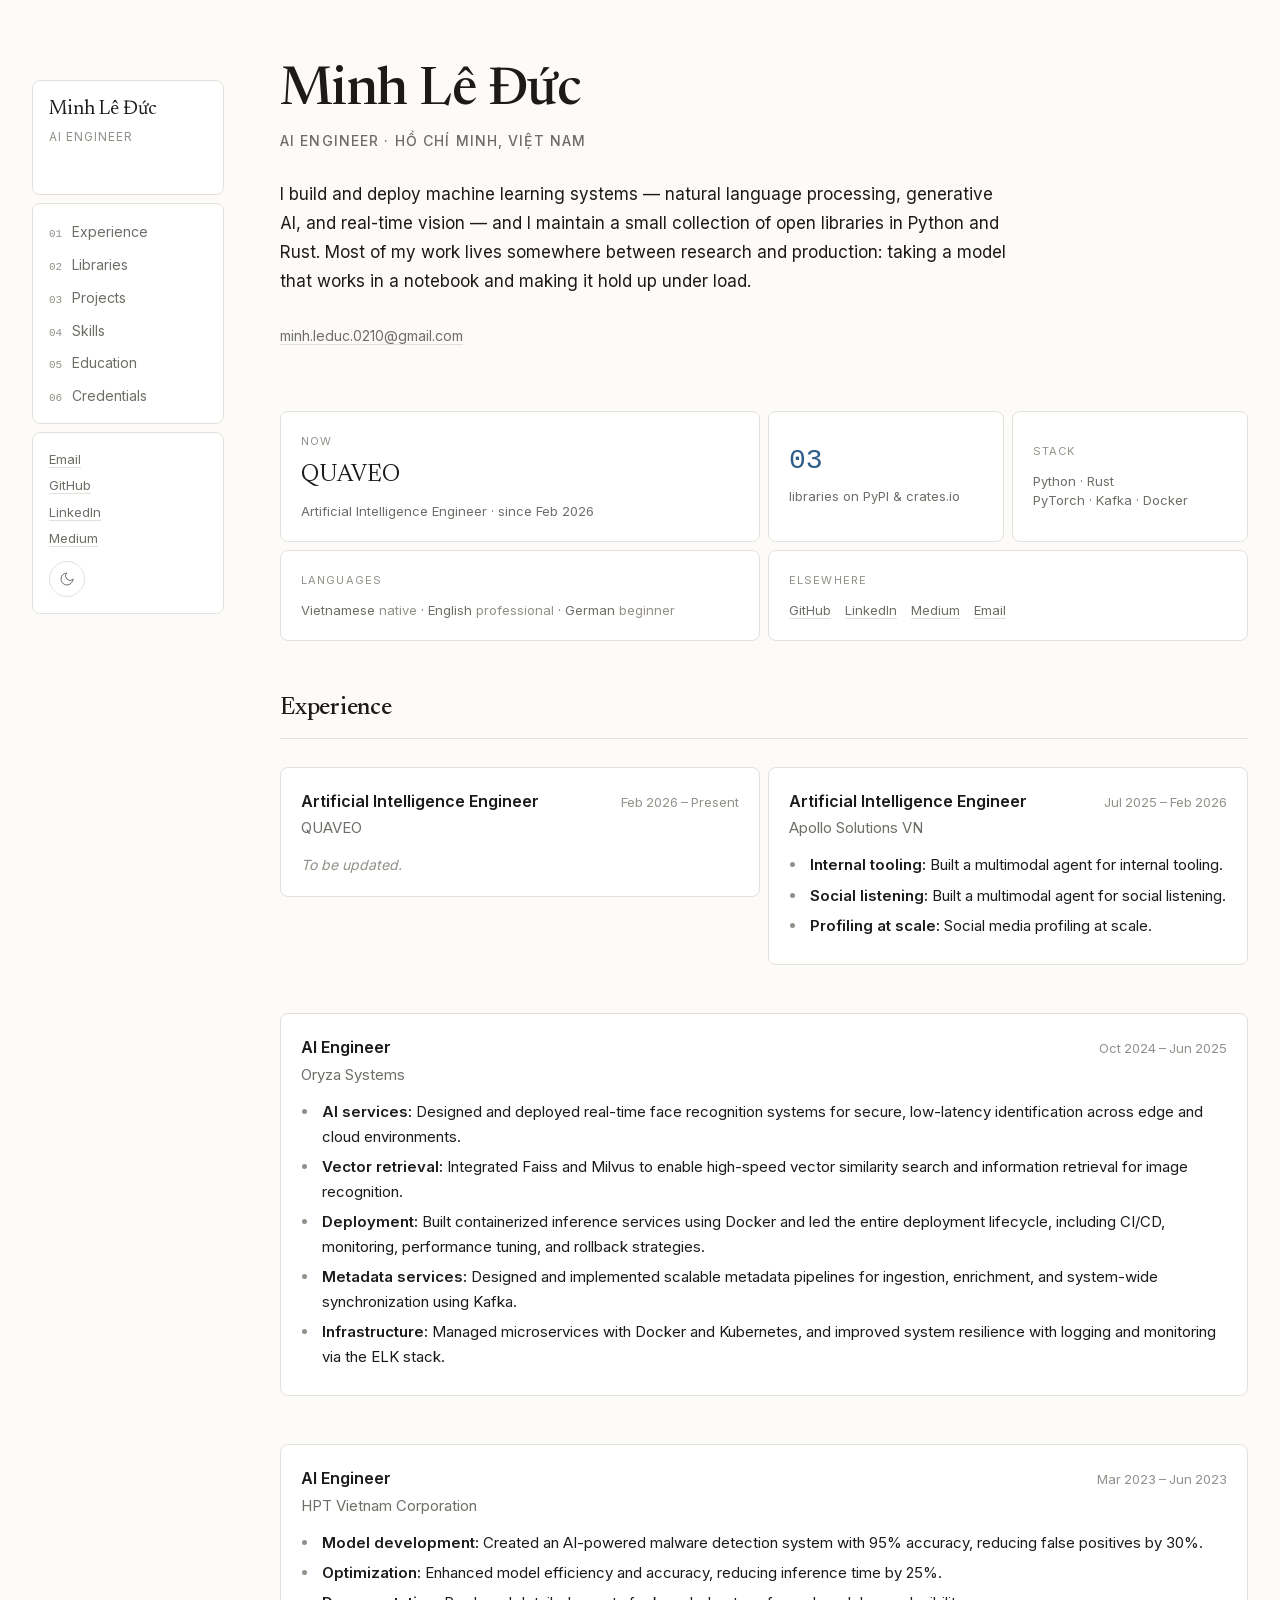
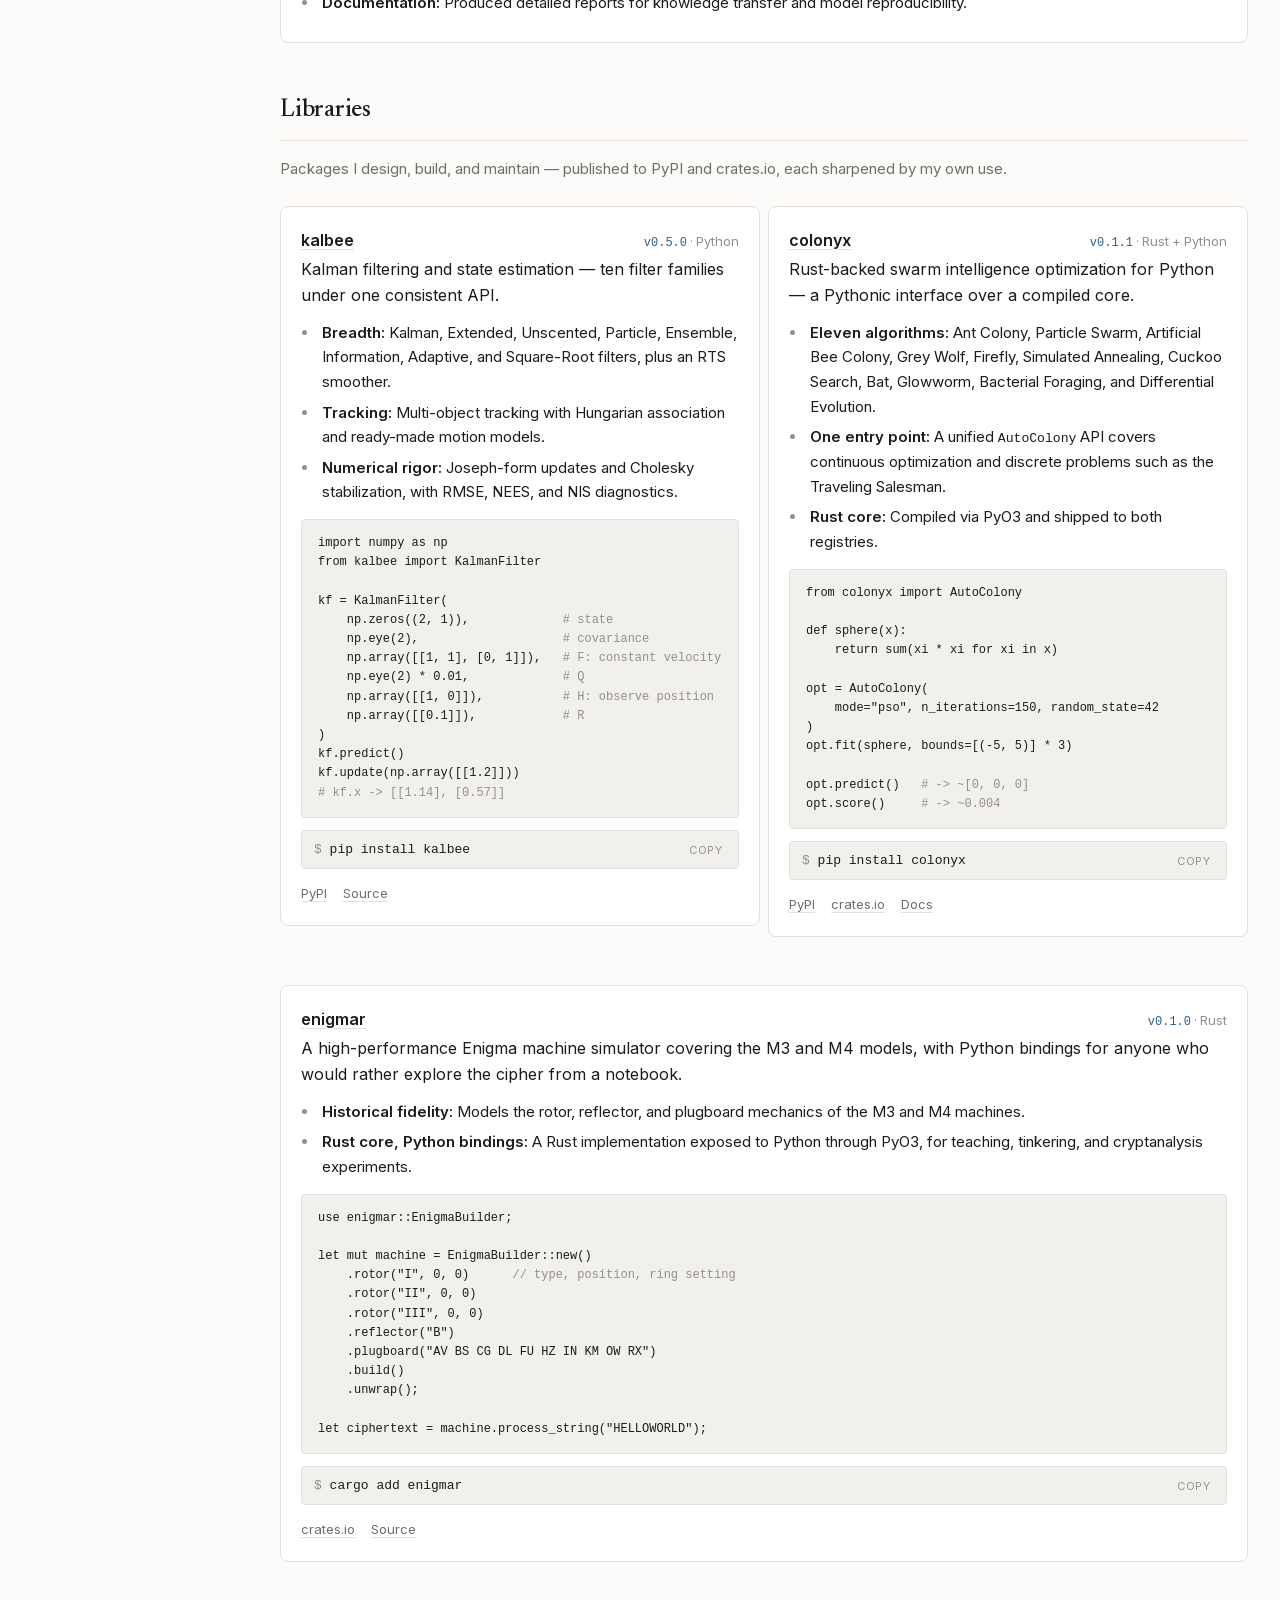
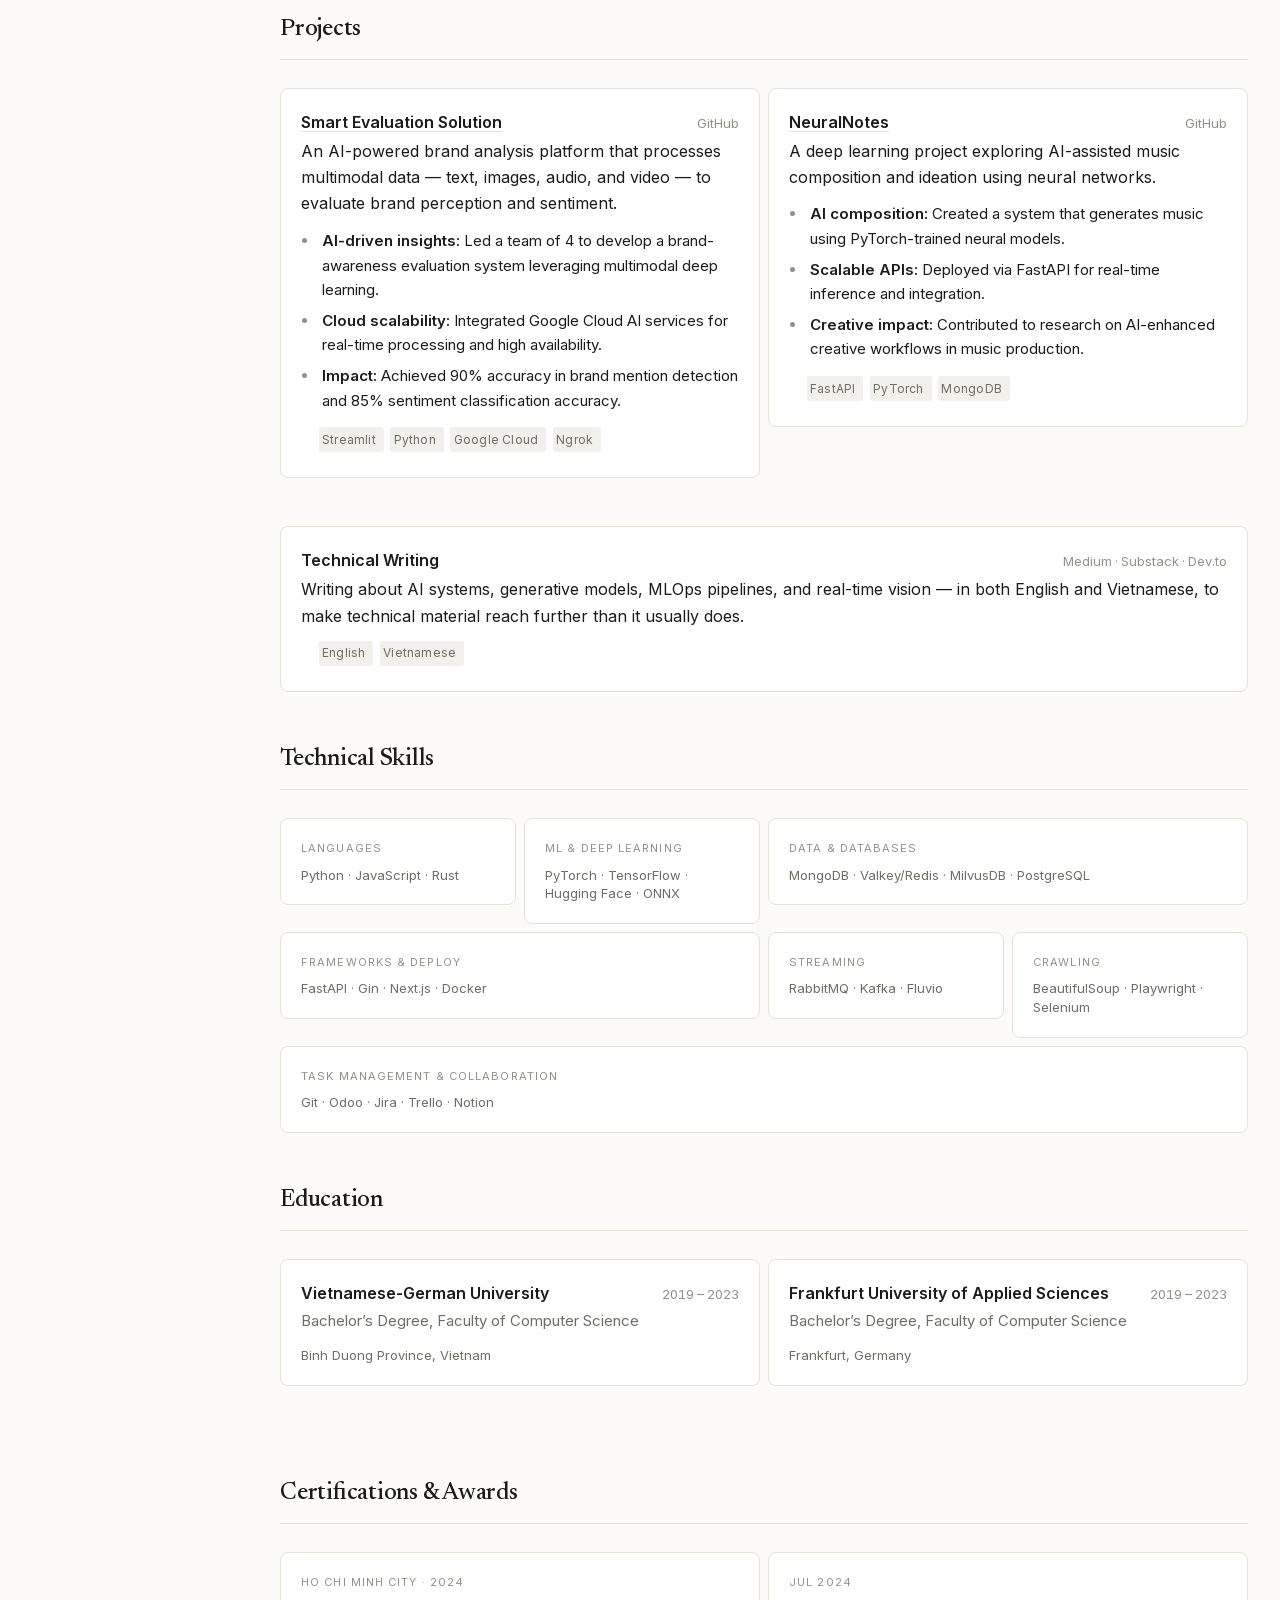
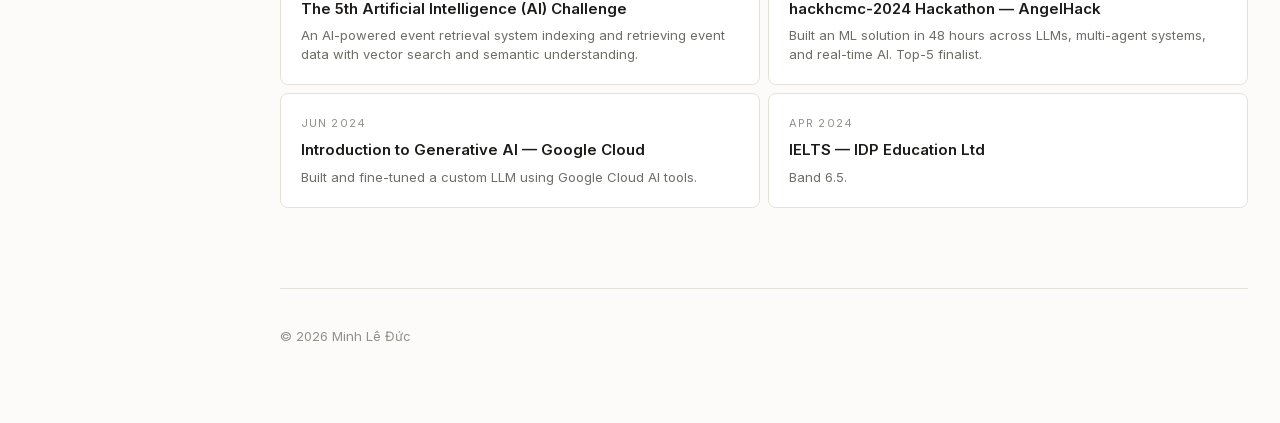
<file: index.html>
<!DOCTYPE html>
<html lang="en">
<head>
  <meta charset="UTF-8">
  <meta name="viewport" content="width=device-width, initial-scale=1.0">

  <title>Minh Lê Đức — AI Engineer</title>
  <meta name="description" content="Minh Lê Đức — AI Engineer working on NLP, generative AI, and libraries in Python and Rust.">

  <meta property="og:type" content="profile">
  <meta property="og:title" content="Minh Lê Đức — AI Engineer">
  <meta property="og:description" content="Minh Lê Đức — AI Engineer working on NLP, generative AI, and libraries in Python and Rust.">
  <meta property="og:url" content="https:&#x2F;&#x2F;minlee0210.github.io">
  <meta name="twitter:card" content="summary">
  <link rel="canonical" href="https:&#x2F;&#x2F;minlee0210.github.io">

  <link rel="icon" href="data:image/svg+xml,<svg xmlns='http://www.w3.org/2000/svg' viewBox='0 0 32 32'><text y='26' font-size='28' font-family='Georgia,serif'>M</text></svg>">

  <!-- Fonts are self-hosted; unicode-range means only the needed subsets load. -->
  <link rel="preload" href="https://minlee0210.github.io/fonts/inter-latin.woff2" as="font" type="font/woff2" crossorigin>
  <link rel="preload" href="https://minlee0210.github.io/fonts/newsreader-latin.woff2" as="font" type="font/woff2" crossorigin>
  <link rel="stylesheet" href="https://minlee0210.github.io/css/fonts.css">
  <link rel="stylesheet" href="https://minlee0210.github.io/css/style.css">

  <script>
    // Set the theme before first paint so dark mode never flashes white.
    (function () {
      var saved = localStorage.getItem('theme');
      var dark = saved === null
        ? window.matchMedia('(prefers-color-scheme: dark)').matches
        : saved === 'dark';
      if (dark) document.documentElement.classList.add('dark');
    })();
  </script>
</head>

<body>
  <a class="skip" href="#main">Skip to content</a>

  <div class="shell">
    <aside class="rail">
      <div class="rail-inner">
        <div class="rail-box rail-id">
          <p class="rail-name">Minh Lê Đức</p>
          <p class="rail-role">AI Engineer</p>
        </div>

        <nav class="rail-box nav" aria-label="Sections">
          <a href="#experience"><span class="nav-num">01</span> Experience</a>
          <a href="#libraries"><span class="nav-num">02</span> Libraries</a>
          <a href="#projects"><span class="nav-num">03</span> Projects</a>
          <a href="#skills"><span class="nav-num">04</span> Skills</a>
          <a href="#education"><span class="nav-num">05</span> Education</a>
          <a href="#credentials"><span class="nav-num">06</span> Credentials</a>
        </nav>

        <div class="rail-box rail-foot">
          <ul class="rail-links">
            <li><a href="mailto:minh.leduc.0210@gmail.com">Email</a></li>
            <li><a href="https://github.com/MinLee0210">GitHub</a></li>
            <li><a href="https://www.linkedin.com/in/minhle007/">LinkedIn</a></li>
            <li><a href="https://medium.com/@minhle_0210">Medium</a></li>
          </ul>

          <button id="theme-toggle" class="toggle" type="button" aria-label="Switch theme" aria-pressed="false">
            <svg id="theme-icon" viewBox="0 0 24 24" aria-hidden="true">
              <path d="M21 12.8A9 9 0 1111.2 3a7 7 0 009.8 9.8z" />
            </svg>
          </button>
        </div>
      </div>
    </aside>

    <main class="main" id="main">
      <header class="masthead">
  <h1>Minh Lê Đức</h1>
  <p class="role">AI Engineer · Hồ Chí Minh, Việt Nam</p>

  <p class="bio">
    I build and deploy machine learning systems — natural language processing, generative AI,
    and real-time vision — and I maintain a small collection of open libraries in Python and Rust.
    Most of my work lives somewhere between research and production: taking a model that works in
    a notebook and making it hold up under load.
  </p>

  <ul class="contact">
    <li><a href="mailto:minh.leduc.0210@gmail.com">minh.leduc.0210@gmail.com</a></li>
  </ul>
</header>

      <section class="bento glance" aria-label="At a glance">
  <div class="tile span-2 tile-now">
    <p class="tile-key">Now</p>
    <p class="tile-lead">QUAVEO</p>
    <p class="tile-sub">Artificial Intelligence Engineer · since Feb 2026</p>
  </div>

  <a class="tile span-1 tile-count" href="#libraries">
    <p class="tile-num">03</p>
    <p class="tile-sub">libraries on PyPI &amp; crates.io</p>
  </a>

  <div class="tile span-1 tile-stack">
    <p class="tile-key">Stack</p>
    <p class="tile-sub">Python · Rust<br>PyTorch · Kafka · Docker</p>
  </div>

  <div class="tile span-2 tile-langs">
    <p class="tile-key">Languages</p>
    <p class="tile-sub">
      Vietnamese <span class="dim">native</span> ·
      English <span class="dim">professional</span> ·
      German <span class="dim">beginner</span>
    </p>
  </div>

  <div class="tile span-2 tile-elsewhere">
    <p class="tile-key">Elsewhere</p>
    <p class="tile-sub tile-links">
      <a href="https://github.com/MinLee0210">GitHub</a>
      <a href="https://www.linkedin.com/in/minhle007/">LinkedIn</a>
      <a href="https://medium.com/@minhle_0210">Medium</a>
      <a href="mailto:minh.leduc.0210@gmail.com">Email</a>
    </p>
  </div>
</section>


      <section class="section" id="experience">
  <h2>Experience</h2>

  <div class="bento">
    <article class="tile entry span-2">
      <div class="entry-head">
        <h3>Artificial Intelligence Engineer</h3>
        <span class="meta">Feb 2026 – Present</span>
      </div>
      <p class="org">QUAVEO</p>
      <p class="placeholder">To be updated.</p>
    </article>

    <article class="tile entry span-2">
      <div class="entry-head">
        <h3>Artificial Intelligence Engineer</h3>
        <span class="meta">Jul 2025 – Feb 2026</span>
      </div>
      <p class="org">Apollo Solutions VN</p>
      <ul>
        <li><strong>Internal tooling:</strong> Built a multimodal agent for internal tooling.</li>
        <li><strong>Social listening:</strong> Built a multimodal agent for social listening.</li>
        <li><strong>Profiling at scale:</strong> Social media profiling at scale.</li>
      </ul>
    </article>

    <article class="tile entry span-4">
      <div class="entry-head">
        <h3>AI Engineer</h3>
        <span class="meta">Oct 2024 – Jun 2025</span>
      </div>
      <p class="org">Oryza Systems</p>
      <ul>
        <li><strong>AI services:</strong> Designed and deployed real-time face recognition systems for secure, low-latency identification across edge and cloud environments.</li>
        <li><strong>Vector retrieval:</strong> Integrated Faiss and Milvus to enable high-speed vector similarity search and information retrieval for image recognition.</li>
        <li><strong>Deployment:</strong> Built containerized inference services using Docker and led the entire deployment lifecycle, including CI/CD, monitoring, performance tuning, and rollback strategies.</li>
        <li><strong>Metadata services:</strong> Designed and implemented scalable metadata pipelines for ingestion, enrichment, and system-wide synchronization using Kafka.</li>
        <li><strong>Infrastructure:</strong> Managed microservices with Docker and Kubernetes, and improved system resilience with logging and monitoring via the ELK stack.</li>
      </ul>
    </article>

    <article class="tile entry span-4">
      <div class="entry-head">
        <h3>AI Engineer</h3>
        <span class="meta">Mar 2023 – Jun 2023</span>
      </div>
      <p class="org">HPT Vietnam Corporation</p>
      <ul>
        <li><strong>Model development:</strong> Created an AI-powered malware detection system with 95% accuracy, reducing false positives by 30%.</li>
        <li><strong>Optimization:</strong> Enhanced model efficiency and accuracy, reducing inference time by 25%.</li>
        <li><strong>Documentation:</strong> Produced detailed reports for knowledge transfer and model reproducibility.</li>
      </ul>
    </article>
  </div>
</section>

      <section class="section" id="libraries">
  <h2>Libraries</h2>

  <p class="section-note">
    Packages I design, build, and maintain — published to PyPI and crates.io, each sharpened by my own use.
  </p>

  <div class="bento">
    <article class="tile entry span-2">
      <div class="entry-head">
        <h3><a href="https://pypi.org/project/kalbee/">kalbee</a></h3>
        <span class="meta"><span class="ver">v0.5.0</span> · Python
        </span>
      </div>
      <p>
        Kalman filtering and state estimation — ten filter families under one consistent API.
      </p>
      <ul>
        <li><strong>Breadth:</strong> Kalman, Extended, Unscented, Particle, Ensemble, Information, Adaptive, and Square-Root filters, plus an RTS smoother.</li>
        <li><strong>Tracking:</strong> Multi-object tracking with Hungarian association and ready-made motion models.</li>
        <li><strong>Numerical rigor:</strong> Joseph-form updates and Cholesky stabilization, with RMSE, NEES, and NIS diagnostics.</li>
      </ul>

      <pre class="snippet"><code>import numpy as np
from kalbee import KalmanFilter

kf = KalmanFilter(
    np.zeros((2, 1)),             <span class="c"># state</span>
    np.eye(2),                    <span class="c"># covariance</span>
    np.array([[1, 1], [0, 1]]),   <span class="c"># F: constant velocity</span>
    np.eye(2) * 0.01,             <span class="c"># Q</span>
    np.array([[1, 0]]),           <span class="c"># H: observe position</span>
    np.array([[0.1]]),            <span class="c"># R</span>
)
kf.predict()
kf.update(np.array([[1.2]]))
<span class="c"># kf.x -> [[1.14], [0.57]]</span></code></pre>

      <div class="install">
        <code>pip install kalbee</code>
        <button class="copy" type="button" data-copy="pip install kalbee" aria-label="Copy install command">Copy</button>
      </div>

      <p class="links">
        <a href="https://pypi.org/project/kalbee/">PyPI</a>
        <a href="https://github.com/MinLee0210/kalbee">Source</a>
      </p>
    </article>

    <article class="tile entry span-2">
      <div class="entry-head">
        <h3><a href="https://pypi.org/project/colonyx/">colonyx</a></h3>
        <span class="meta"><span class="ver">v0.1.1</span> · Rust + Python
        </span>
      </div>
      <p>
        Rust-backed swarm intelligence optimization for Python — a Pythonic interface over a
        compiled core.
      </p>
      <ul>
        <li><strong>Eleven algorithms:</strong> Ant Colony, Particle Swarm, Artificial Bee Colony, Grey Wolf, Firefly, Simulated Annealing, Cuckoo Search, Bat, Glowworm, Bacterial Foraging, and Differential Evolution.</li>
        <li><strong>One entry point:</strong> A unified <code>AutoColony</code> API covers continuous optimization and discrete problems such as the Traveling Salesman.</li>
        <li><strong>Rust core:</strong> Compiled via PyO3 and shipped to both registries.</li>
      </ul>

      <pre class="snippet"><code>from colonyx import AutoColony

def sphere(x):
    return sum(xi * xi for xi in x)

opt = AutoColony(
    mode="pso", n_iterations=150, random_state=42
)
opt.fit(sphere, bounds=[(-5, 5)] * 3)

opt.predict()   <span class="c"># -> ~[0, 0, 0]</span>
opt.score()     <span class="c"># -> ~0.004</span></code></pre>

      <div class="install">
        <code>pip install colonyx</code>
        <button class="copy" type="button" data-copy="pip install colonyx" aria-label="Copy install command">Copy</button>
      </div>

      <p class="links">
        <a href="https://pypi.org/project/colonyx/">PyPI</a>
        <a href="https://crates.io/crates/colonyx">crates.io</a>
        <a href="https://minhld.github.io/colonyx/">Docs</a>
      </p>
    </article>

    <article class="tile entry span-4">
      <div class="entry-head">
        <h3><a href="https://crates.io/crates/enigmar">enigmar</a></h3>
        <span class="meta"><span class="ver">v0.1.0</span> · Rust
        </span>
      </div>
      <p>
        A high-performance Enigma machine simulator covering the M3 and M4 models, with Python
        bindings for anyone who would rather explore the cipher from a notebook.
      </p>
      <ul>
        <li><strong>Historical fidelity:</strong> Models the rotor, reflector, and plugboard mechanics of the M3 and M4 machines.</li>
        <li><strong>Rust core, Python bindings:</strong> A Rust implementation exposed to Python through PyO3, for teaching, tinkering, and cryptanalysis experiments.</li>
      </ul>

      <pre class="snippet"><code>use enigmar::EnigmaBuilder;

let mut machine = EnigmaBuilder::new()
    .rotor("I", 0, 0)      <span class="c">// type, position, ring setting</span>
    .rotor("II", 0, 0)
    .rotor("III", 0, 0)
    .reflector("B")
    .plugboard("AV BS CG DL FU HZ IN KM OW RX")
    .build()
    .unwrap();

let ciphertext = machine.process_string("HELLOWORLD");</code></pre>

      <div class="install">
        <code>cargo add enigmar</code>
        <button class="copy" type="button" data-copy="cargo add enigmar" aria-label="Copy install command">Copy</button>
      </div>

      <p class="links">
        <a href="https://crates.io/crates/enigmar">crates.io</a>
        <a href="https://github.com/MinLee0210/enigmar">Source</a>
      </p>
    </article>
  </div>
</section>

      <section class="section" id="projects">
  <h2>Projects</h2>

  <div class="bento">
    <article class="tile entry span-2">
      <div class="entry-head">
        <h3><a href="https://github.com/MinLee0210/Smart-Evaluation-Solution">Smart Evaluation Solution</a></h3>
        <span class="meta">GitHub</span>
      </div>
      <p>
        An AI-powered brand analysis platform that processes multimodal data — text, images, audio,
        and video — to evaluate brand perception and sentiment.
      </p>
      <ul>
        <li><strong>AI-driven insights:</strong> Led a team of 4 to develop a brand-awareness evaluation system leveraging multimodal deep learning.</li>
        <li><strong>Cloud scalability:</strong> Integrated Google Cloud AI services for real-time processing and high availability.</li>
        <li><strong>Impact:</strong> Achieved 90% accuracy in brand mention detection and 85% sentiment classification accuracy.</li>
      </ul>
      <ul class="tags">
        <li class="tag">Streamlit</li>
        <li class="tag">Python</li>
        <li class="tag">Google Cloud</li>
        <li class="tag">Ngrok</li>
      </ul>
    </article>

    <article class="tile entry span-2">
      <div class="entry-head">
        <h3><a href="https://github.com/MinLee0210/NeuralNotes">NeuralNotes</a></h3>
        <span class="meta">GitHub</span>
      </div>
      <p>
        A deep learning project exploring AI-assisted music composition and ideation using neural
        networks.
      </p>
      <ul>
        <li><strong>AI composition:</strong> Created a system that generates music using PyTorch-trained neural models.</li>
        <li><strong>Scalable APIs:</strong> Deployed via FastAPI for real-time inference and integration.</li>
        <li><strong>Creative impact:</strong> Contributed to research on AI-enhanced creative workflows in music production.</li>
      </ul>
      <ul class="tags">
        <li class="tag">FastAPI</li>
        <li class="tag">PyTorch</li>
        <li class="tag">MongoDB</li>
      </ul>
    </article>

    <article class="tile entry span-4">
      <div class="entry-head">
        <h3>Technical Writing</h3>
        <span class="meta">Medium · Substack · Dev.to</span>
      </div>
      <p>
        Writing about AI systems, generative models, MLOps pipelines, and real-time vision — in both
        English and Vietnamese, to make technical material reach further than it usually does.
      </p>
      <ul class="tags">
        <li class="tag">English</li>
        <li class="tag">Vietnamese</li>
      </ul>
    </article>
  </div>
</section>

      <section class="section" id="skills">
  <h2>Technical Skills</h2>

  <div class="bento">
    <div class="tile span-1">
      <p class="tile-key">Languages</p>
      <p class="tile-sub">Python · JavaScript · Rust</p>
    </div>

    <div class="tile span-1">
      <p class="tile-key">ML &amp; Deep Learning</p>
      <p class="tile-sub">PyTorch · TensorFlow · Hugging Face · ONNX</p>
    </div>

    <div class="tile span-2">
      <p class="tile-key">Data &amp; Databases</p>
      <p class="tile-sub">MongoDB · Valkey/Redis · MilvusDB · PostgreSQL</p>
    </div>

    <div class="tile span-2">
      <p class="tile-key">Frameworks &amp; Deploy</p>
      <p class="tile-sub">FastAPI · Gin · Next.js · Docker</p>
    </div>

    <div class="tile span-1">
      <p class="tile-key">Streaming</p>
      <p class="tile-sub">RabbitMQ · Kafka · Fluvio</p>
    </div>

    <div class="tile span-1">
      <p class="tile-key">Crawling</p>
      <p class="tile-sub">BeautifulSoup · Playwright · Selenium</p>
    </div>

    <div class="tile span-4">
      <p class="tile-key">Task Management &amp; Collaboration</p>
      <p class="tile-sub">Git · Odoo · Jira · Trello · Notion</p>
    </div>
  </div>
</section>

      <section class="section" id="education">
  <h2>Education</h2>

  <div class="bento">
    <article class="tile entry span-2">
      <div class="entry-head">
        <h3>Vietnamese-German University</h3>
        <span class="meta">2019 – 2023</span>
      </div>
      <p class="org">Bachelor’s Degree, Faculty of Computer Science</p>
      <p class="tile-sub">Binh Duong Province, Vietnam</p>
    </article>

    <article class="tile entry span-2">
      <div class="entry-head">
        <h3>Frankfurt University of Applied Sciences</h3>
        <span class="meta">2019 – 2023</span>
      </div>
      <p class="org">Bachelor’s Degree, Faculty of Computer Science</p>
      <p class="tile-sub">Frankfurt, Germany</p>
    </article>
  </div>
</section>

      <section class="section" id="credentials">
  <h2>Certifications &amp; Awards</h2>

  <div class="bento">
    <div class="tile span-2">
      <p class="tile-key">Ho Chi Minh City · 2024</p>
      <p class="tile-lead-sm">The 5th Artificial Intelligence (AI) Challenge</p>
      <p class="tile-sub">An AI-powered event retrieval system indexing and retrieving event data with vector search and semantic understanding.</p>
    </div>

    <div class="tile span-2">
      <p class="tile-key">Jul 2024</p>
      <p class="tile-lead-sm">hackhcmc-2024 Hackathon — AngelHack</p>
      <p class="tile-sub">Built an ML solution in 48 hours across LLMs, multi-agent systems, and real-time AI. Top-5 finalist.</p>
    </div>

    <div class="tile span-2">
      <p class="tile-key">Jun 2024</p>
      <p class="tile-lead-sm">Introduction to Generative AI — Google Cloud</p>
      <p class="tile-sub">Built and fine-tuned a custom LLM using Google Cloud AI tools.</p>
    </div>

    <div class="tile span-2">
      <p class="tile-key">Apr 2024</p>
      <p class="tile-lead-sm">IELTS — IDP Education Ltd</p>
      <p class="tile-sub">Band 6.5.</p>
    </div>
  </div>
</section>


      <footer class="foot">
        <p>&copy; 2026 Minh Lê Đức</p>
      </footer>
    </main>
  </div>

  <script src="https://minlee0210.github.io/js/script.js"></script>
</body>
</html>
</file>
